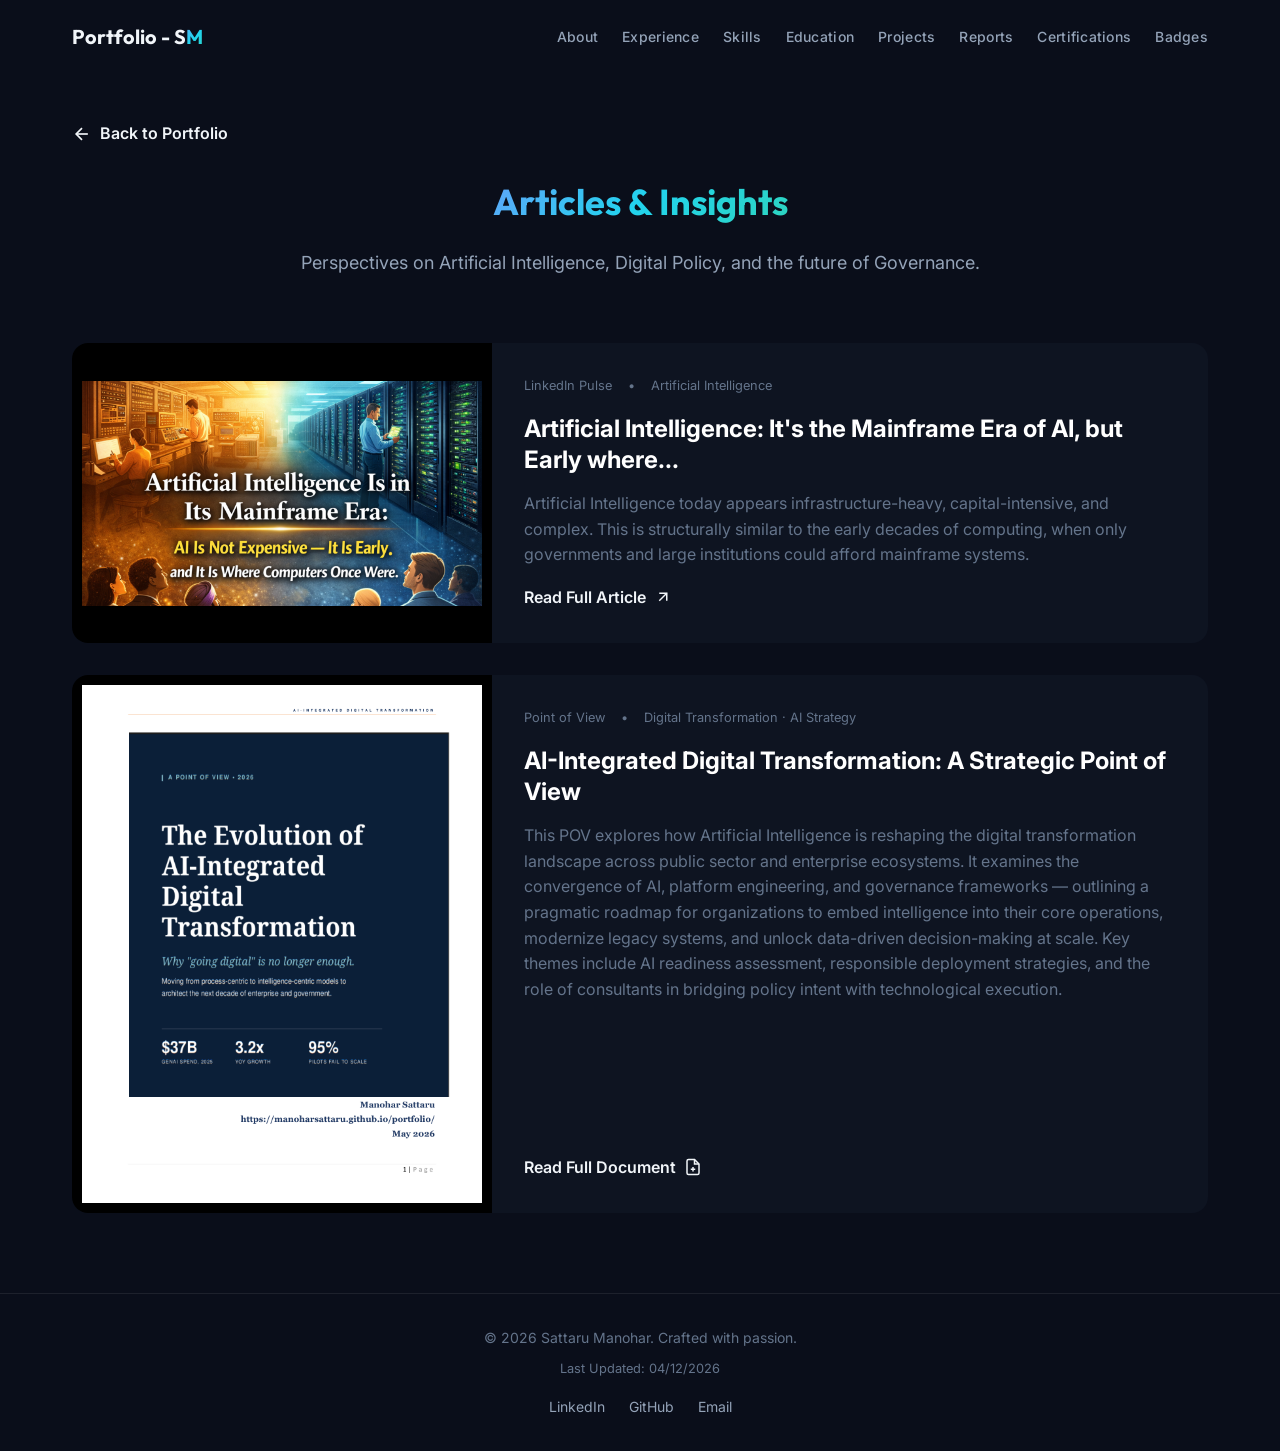
<file: articles.html>
<!DOCTYPE html>
<html lang="en">

<head>
  <meta charset="UTF-8">
  <meta name="viewport" content="width=device-width, initial-scale=1.0">
  <meta name="description" content="Articles and Insights by Sattaru Manohar — Perspectives on AI, Digital Transformation, and Governance.">
  <title>Articles | Sattaru Manohar</title>
  <link rel="stylesheet" href="index.css">
  <style>
    .article-container {
      padding-top: 120px;
      padding-bottom: 80px;
    }

    .article-header {
      margin-bottom: var(--space-2xl);
      text-align: left;
    }

    .article-grid {
      display: grid;
      grid-template-columns: 1fr;
      gap: var(--space-xl);
    }

    .article-card {
      background: var(--bg-card);
      border: 1px solid var(--border-color);
      border-radius: 16px;
      overflow: hidden;
      transition: var(--transition-base);
      display: grid;
      grid-template-columns: 420px 1fr; /* Increased width for landscape images */
      gap: 0;
      cursor: pointer;
      text-decoration: none;
      color: inherit;
    }

    .article-card:hover {
      transform: translateY(-5px);
      border-color: var(--primary-color);
      box-shadow: 0 10px 30px -10px rgba(0, 242, 254, 0.2);
    }

    .article-card-image {
      width: 100%;
      height: 100%;
      background: #000;
      display: flex;
      align-items: center;
      justify-content: center;
      padding: 10px; /* Minimal padding to stay clear of rounded corners */
    }

    .article-card-image img {
      width: 100%;
      height: 100%;
      object-fit: contain; /* Ensures full image is visible */
      transition: transform 0.5s ease;
    }

    .article-card:hover .article-card-image img {
      transform: scale(1.05);
    }

    .article-card-content {
      padding: var(--space-xl);
      display: flex;
      flex-direction: column;
      justify-content: center;
      gap: var(--space-md);
    }

    @media (max-width: 992px) {
      .article-card {
        grid-template-columns: 1fr;
      }
      .article-card-image {
        height: 250px;
        min-height: auto;
      }
    }

    .article-card-meta {
      font-size: 0.8rem;
      color: var(--text-muted);
      display: flex;
      gap: 1rem;
      align-items: center;
    }

    .article-card-title {
      font-size: 1.5rem;
      font-weight: 700;
      color: #fff;
      line-height: 1.3;
    }

    .article-card-excerpt {
      color: var(--text-muted);
      font-size: 1rem;
      line-height: 1.6;
    }

    .article-card-link {
      color: var(--primary-color);
      font-weight: 600;
      display: flex;
      align-items: center;
      gap: 0.5rem;
      margin-top: auto;
    }

    .back-home {
      display: flex;
      align-items: center;
      gap: 0.5rem;
      color: var(--primary-color);
      text-decoration: none;
      font-weight: 600;
      margin-bottom: var(--space-lg);
    }

    .back-home:hover {
      text-decoration: underline;
    }
  </style>
</head>

<body>
  <!-- ========== NAVBAR ========== -->
  <nav class="navbar" id="navbar">
    <div class="container">
      <a href="index.html#hero" class="nav-logo">Portfolio - S<span>M</span></a>
      <ul class="nav-links" id="navLinks">
        <li><a href="index.html#about">About</a></li>
        <li><a href="index.html#experience">Experience</a></li>
        <li><a href="index.html#skills">Skills</a></li>
        <li><a href="index.html#education">Education</a></li>
        <li><a href="index.html#projects">Projects</a></li>
        <li><a href="index.html#documents">Reports</a></li>
        <li><a href="index.html#certifications">Certifications</a></li>
        <li><a href="index.html#badges">Badges</a></li>
      </ul>
    </div>
  </nav>

  <main class="container article-container">
    <a href="index.html" class="back-home">
      <svg width="20" height="20" viewBox="0 0 24 24" fill="none" stroke="currentColor" stroke-width="2">
        <line x1="19" y1="12" x2="5" y2="12" />
        <polyline points="12 19 5 12 12 5" />
      </svg>
      Back to Portfolio
    </a>

    <header class="article-header">
      <h1 class="section-title"><span class="gradient-text">Articles & Insights</span></h1>
      <p class="section-subtitle">Perspectives on Artificial Intelligence, Digital Policy, and the future of Governance.</p>
    </header>

    <div class="article-grid">

      <!-- Article Card 1 -->
      <a href="https://www.linkedin.com/pulse/artificial-intelligence-its-mainframe-era-ai-early-where-manohar-nhyoc/?trackingId=720V563hBEbnwoj8GZIMnA%3D%3D" target="_blank" rel="noopener" class="article-card">
        <div class="article-card-image">
          <img src="data/articles/mainframe_era.png" alt="AI in its Mainframe Era">
        </div>
        <div class="article-card-content">
          <div class="article-card-meta">
            <span>LinkedIn Pulse</span>
            <span>•</span>
            <span>Artificial Intelligence</span>
          </div>
          <h2 class="article-card-title">Artificial Intelligence: It's the Mainframe Era of AI, but Early where...</h2>
          <p class="article-card-excerpt">
            Artificial Intelligence today appears infrastructure-heavy, capital-intensive, and complex. This is structurally similar to the early decades of computing, when only governments and large institutions could afford mainframe systems.
          </p>
          <div class="article-card-link">
            Read Full Article
            <svg width="18" height="18" viewBox="0 0 24 24" fill="none" stroke="currentColor" stroke-width="2">
               <line x1="7" y1="17" x2="17" y2="7" />
               <polyline points="7 7 17 7 17 17" />
            </svg>
          </div>
        </div>
      </a>

      <!-- Article Card 2 — AI-Integrated Digital Transformation POV -->
      <a href="data/articles/AI_integrated_Digital_Transformation_POV.pdf" target="_blank" rel="noopener" class="article-card">
        <div class="article-card-image">
          <img src="data/articles/ai_digital_transformation_cover.png" alt="AI-Integrated Digital Transformation POV">
        </div>
        <div class="article-card-content">
          <div class="article-card-meta">
            <span>Point of View</span>
            <span>•</span>
            <span>Digital Transformation · AI Strategy</span>
          </div>
          <h2 class="article-card-title">AI-Integrated Digital Transformation: A Strategic Point of View</h2>
          <p class="article-card-excerpt">
            This POV explores how Artificial Intelligence is reshaping the digital transformation landscape across public sector and enterprise ecosystems. It examines the convergence of AI, platform engineering, and governance frameworks — outlining a pragmatic roadmap for organizations to embed intelligence into their core operations, modernize legacy systems, and unlock data-driven decision-making at scale. Key themes include AI readiness assessment, responsible deployment strategies, and the role of consultants in bridging policy intent with technological execution.
          </p>
          <div class="article-card-link">
            Read Full Document
            <svg width="18" height="18" viewBox="0 0 24 24" fill="none" stroke="currentColor" stroke-width="2">
              <path d="M14 2H6a2 2 0 0 0-2 2v16a2 2 0 0 0 2 2h12a2 2 0 0 0 2-2V8z" />
              <polyline points="14 2 14 8 20 8" />
              <line x1="12" y1="18" x2="12" y2="12" />
              <line x1="9" y1="15" x2="15" y2="15" />
            </svg>
          </div>
        </div>
      </a>

    </div>
  </main>

  <footer class="footer">
    <div class="container">
      <p>© 2026 Sattaru Manohar. Crafted with passion.</p>
      <p style="font-size: 0.8rem; color: var(--text-muted); margin-top: 0.5rem;">Last Updated: <span id="lastUpdatedDate"></span></p>
      <script>document.getElementById('lastUpdatedDate').textContent = new Date().toLocaleDateString('en-GB', { day: '2-digit', month: '2-digit', year: 'numeric' });</script>
      <div class="footer-links">
        <a href="https://www.linkedin.com/in/sattaru-manohar-856590126/" target="_blank" rel="noopener">LinkedIn</a>
        <a href="https://github.com/Manoharsattaru" target="_blank" rel="noopener">GitHub</a>
        <a href="mailto:Manoharansiddarth@gmail.com">Email</a>
      </div>
    </div>
  </footer>

  <script src="index.js"></script>
</body>

</html>
</file>
<file: index.css>
/* ============================================
   Sattaru Manohar — Portfolio Website
   Design System & Styles
   ============================================ */

/* === Google Fonts === */
@import url('https://fonts.googleapis.com/css2?family=Inter:wght@300;400;500;600;700&family=Outfit:wght@400;500;600;700;800&display=swap');

/* === Design Tokens === */
:root {
  /* Colors */
  --bg-primary: #0a0e1a;
  --bg-secondary: #111827;
  --bg-card: rgba(17, 24, 39, 0.6);
  --bg-card-hover: rgba(30, 41, 59, 0.7);
  --bg-glass: rgba(255, 255, 255, 0.04);
  --bg-glass-hover: rgba(255, 255, 255, 0.08);
  --border-glass: rgba(255, 255, 255, 0.08);
  --border-glass-hover: rgba(255, 255, 255, 0.15);

  --text-primary: #f1f5f9;
  --text-secondary: #94a3b8;
  --text-muted: #64748b;
  --text-accent: #38bdf8;

  --accent-1: #3b82f6;
  --accent-2: #06b6d4;
  --accent-3: #14b8a6;
  --gradient-primary: linear-gradient(135deg, #3b82f6, #06b6d4, #14b8a6);
  --gradient-text: linear-gradient(135deg, #60a5fa, #22d3ee, #2dd4bf);
  --gradient-glow: linear-gradient(135deg, rgba(59, 130, 246, 0.3), rgba(6, 182, 212, 0.3));

  /* Spacing */
  --space-xs: 0.25rem;
  --space-sm: 0.5rem;
  --space-md: 1rem;
  --space-lg: 1.5rem;
  --space-xl: 2rem;
  --space-2xl: 3rem;
  --space-3xl: 4rem;
  --space-4xl: 6rem;

  /* Typography */
  --font-body: 'Inter', -apple-system, BlinkMacSystemFont, sans-serif;
  --font-heading: 'Outfit', 'Inter', sans-serif;
  --text-xs: 0.75rem;
  --text-sm: 0.875rem;
  --text-base: 1rem;
  --text-lg: 1.125rem;
  --text-xl: 1.25rem;
  --text-2xl: 1.5rem;
  --text-3xl: 1.875rem;
  --text-4xl: 2.25rem;
  --text-5xl: 3rem;
  --text-6xl: 3.75rem;

  /* Borders & Radius */
  --radius-sm: 0.375rem;
  --radius-md: 0.75rem;
  --radius-lg: 1rem;
  --radius-xl: 1.5rem;
  --radius-full: 9999px;

  /* Shadows */
  --shadow-sm: 0 1px 3px rgba(0, 0, 0, 0.3);
  --shadow-md: 0 4px 16px rgba(0, 0, 0, 0.3);
  --shadow-lg: 0 8px 32px rgba(0, 0, 0, 0.4);
  --shadow-glow: 0 0 40px rgba(59, 130, 246, 0.15);

  /* Transitions */
  --transition-fast: 0.2s ease;
  --transition-base: 0.3s ease;
  --transition-slow: 0.5s ease;
}

/* === Reset & Base === */
*,
*::before,
*::after {
  margin: 0;
  padding: 0;
  box-sizing: border-box;
}

html {
  scroll-behavior: smooth;
  font-size: 16px;
  overflow-x: hidden;
  max-width: 100vw;
}

body {
  font-family: var(--font-body);
  background: var(--bg-primary);
  color: var(--text-primary);
  line-height: 1.7;
  overflow-x: hidden;
  -webkit-font-smoothing: antialiased;
  -moz-osx-font-smoothing: grayscale;
}

a {
  color: var(--text-accent);
  text-decoration: none;
  transition: color var(--transition-fast);
}

a:hover {
  color: var(--accent-3);
}

img {
  max-width: 100%;
  height: auto;
  display: block;
}

ul,
ol {
  list-style: none;
}

/* === Utility === */
.container {
  width: 100%;
  max-width: 1200px;
  margin: 0 auto;
  padding: 0 var(--space-xl);
}

.gradient-text {
  background: var(--gradient-text);
  -webkit-background-clip: text;
  -webkit-text-fill-color: transparent;
  background-clip: text;
}

.section-title {
  font-family: var(--font-heading);
  font-size: var(--text-4xl);
  font-weight: 700;
  margin-bottom: var(--space-md);
  text-align: center;
}

.section-subtitle {
  color: var(--text-secondary);
  font-size: var(--text-lg);
  text-align: center;
  max-width: 950px;
  white-space: nowrap;
  margin: 0 auto var(--space-3xl);
}

@media (max-width: 768px) {
  .section-subtitle {
    white-space: normal;
  }
}

section {
  padding: var(--space-4xl) 0;
  position: relative;
}

/* Reveal animation base */
.reveal {
  opacity: 0;
  transform: translateY(30px);
  transition: opacity 0.7s ease, transform 0.7s ease;
}

.reveal.active {
  opacity: 1;
  transform: translateY(0);
}

/* === NAVBAR === */
.navbar {
  position: fixed;
  top: 0;
  left: 0;
  right: 0;
  z-index: 1000;
  padding: var(--space-md) 0;
  transition: background var(--transition-base), box-shadow var(--transition-base);
}

.navbar.scrolled {
  background: rgba(10, 14, 26, 0.92);
  backdrop-filter: blur(20px);
  -webkit-backdrop-filter: blur(20px);
  box-shadow: 0 1px 0 var(--border-glass);
}

.navbar .container {
  display: flex;
  justify-content: space-between;
  align-items: center;
}

.nav-logo {
  display: inline-block;
  font-family: var(--font-heading);
  font-size: var(--text-xl);
  font-weight: 700;
  color: var(--text-primary);
  transition: transform 0.3s ease, text-shadow 0.3s ease;
  padding: 0.25rem 0;
  cursor: pointer;
}

.nav-logo:hover {
  transform: translateY(-2px) scale(1.02);
  text-shadow: 0 4px 15px rgba(99, 102, 241, 0.4);
}

.nav-logo span {
  background: var(--gradient-text);
  -webkit-background-clip: text;
  -webkit-text-fill-color: transparent;
  background-clip: text;
  display: inline-block;
  transition: transform 0.4s cubic-bezier(0.175, 0.885, 0.32, 1.275), filter 0.3s ease;
}

.nav-logo:hover span {
  transform: scale(1.1) rotate(2deg);
  filter: brightness(1.2) drop-shadow(0 0 10px rgba(99, 102, 241, 0.6));
}

.nav-links {
  display: flex;
  gap: var(--space-lg);
  align-items: center;
}

.nav-links a {
  color: var(--text-secondary);
  font-size: var(--text-sm);
  font-weight: 500;
  letter-spacing: 0.02em;
  position: relative;
  padding: var(--space-xs) 0;
  transition: color var(--transition-fast);
}

.nav-links a::after {
  content: '';
  position: absolute;
  bottom: -2px;
  left: 0;
  width: 0;
  height: 2px;
  background: var(--gradient-primary);
  transition: width var(--transition-base);
  border-radius: 1px;
}

.nav-links a:hover,
.nav-links a.active {
  color: var(--text-primary);
}

.nav-links a:hover::after,
.nav-links a.active::after {
  width: 100%;
}

.hamburger {
  display: none;
  flex-direction: column;
  gap: 5px;
  cursor: pointer;
  padding: var(--space-sm);
  z-index: 1001;
}

.hamburger span {
  width: 24px;
  height: 2px;
  background: var(--text-primary);
  transition: var(--transition-base);
  border-radius: 2px;
}

.hamburger.active span:nth-child(1) {
  transform: rotate(45deg) translate(5px, 5px);
}

.hamburger.active span:nth-child(2) {
  opacity: 0;
}

.hamburger.active span:nth-child(3) {
  transform: rotate(-45deg) translate(5px, -5px);
}

/* === HERO SECTION === */
#hero {
  padding-top: 140px;
  padding-bottom: 80px;
  display: flex;
  align-items: center;
  position: relative;
  overflow: hidden;
}

.hero-bg {
  position: absolute;
  inset: 0;
  overflow: hidden;
}

.hero-bg::before {
  content: '';
  position: absolute;
  top: -50%;
  left: -50%;
  width: 200%;
  height: 200%;
  background: radial-gradient(ellipse at 30% 20%, rgba(59, 130, 246, 0.08) 0%, transparent 50%),
    radial-gradient(ellipse at 70% 80%, rgba(6, 182, 212, 0.06) 0%, transparent 50%),
    radial-gradient(ellipse at 50% 50%, rgba(20, 184, 166, 0.04) 0%, transparent 60%);
  animation: heroBgShift 15s ease-in-out infinite;
}

@keyframes heroBgShift {

  0%,
  100% {
    transform: translate(0, 0) rotate(0deg);
  }

  33% {
    transform: translate(-2%, 1%) rotate(1deg);
  }

  66% {
    transform: translate(1%, -1%) rotate(-0.5deg);
  }
}

.hero-grid {
  position: absolute;
  inset: 0;
  background-image:
    linear-gradient(rgba(255, 255, 255, 0.02) 1px, transparent 1px),
    linear-gradient(90deg, rgba(255, 255, 255, 0.02) 1px, transparent 1px);
  background-size: 60px 60px;
  mask-image: radial-gradient(ellipse at center, black 30%, transparent 70%);
  -webkit-mask-image: radial-gradient(ellipse at center, black 30%, transparent 70%);
}

.hero-content {
  display: flex;
  align-items: center;
  justify-content: space-between;
  gap: var(--space-3xl);
  position: relative;
  z-index: 1;
}

.hero-text {
  flex: 1;
}

.hero-greeting {
  font-size: var(--text-lg);
  color: var(--text-accent);
  font-weight: 500;
  margin-bottom: var(--space-md);
  letter-spacing: 0.05em;
}

.hero-name {
  font-family: var(--font-heading);
  font-size: var(--text-6xl);
  font-weight: 800;
  line-height: 1.1;
  margin-bottom: var(--space-lg);
}

.hero-tagline {
  font-size: var(--text-xl);
  color: var(--text-secondary);
  margin-bottom: var(--space-xl);
  line-height: 1.6;
}

.hero-tagline .typed-text {
  color: var(--text-accent);
  border-right: 2px solid var(--accent-2);
  padding-right: 4px;
  animation: blink 1s step-end infinite;
}

@keyframes blink {
  50% {
    border-color: transparent;
  }
}

.hero-cta {
  display: flex;
  gap: var(--space-md);
  flex-wrap: wrap;
}

.btn {
  display: inline-flex;
  align-items: center;
  gap: var(--space-sm);
  padding: 0.75rem 1.75rem;
  border-radius: var(--radius-full);
  font-size: var(--text-sm);
  font-weight: 600;
  cursor: pointer;
  border: none;
  transition: all var(--transition-base);
  text-decoration: none;
}

.btn-primary {
  background: var(--gradient-primary);
  color: #fff;
  box-shadow: 0 4px 20px rgba(59, 130, 246, 0.3);
}

.btn-primary:hover {
  transform: translateY(-2px);
  box-shadow: 0 6px 30px rgba(59, 130, 246, 0.45);
  color: #fff;
}

.btn-outline {
  background: transparent;
  color: var(--text-primary);
  border: 1.5px solid var(--border-glass-hover);
}

.btn-outline:hover {
  background: var(--bg-glass-hover);
  border-color: var(--accent-2);
  color: var(--text-primary);
  transform: translateY(-2px);
}

.hero-image {
  flex-shrink: 0;
}

.profile-pic-wrapper {
  position: relative;
  width: 320px;
  height: 320px;
}

.profile-pic-glow {
  position: absolute;
  inset: -4px;
  border-radius: 50%;
  background: var(--gradient-primary);
  opacity: 0.5;
  filter: blur(20px);
  animation: glowPulse 4s ease-in-out infinite;
}

@keyframes glowPulse {

  0%,
  100% {
    opacity: 0.4;
    transform: scale(1);
  }

  50% {
    opacity: 0.7;
    transform: scale(1.05);
  }
}

.profile-pic-border {
  position: absolute;
  inset: 0;
  border-radius: 50%;
  padding: 3px;
  background: var(--gradient-primary);
}

.profile-pic-border img {
  width: 100%;
  height: 100%;
  object-fit: cover;
  border-radius: 50%;
  background: var(--bg-primary);
}

/* === ABOUT SECTION === */
#about {
  background: var(--bg-secondary);
}

.about-content {
  display: block;
}

.about-content::after {
  content: "";
  display: table;
  clear: both;
}

.about-right-panel {
  float: right;
  width: 45%;
  margin-left: var(--space-3xl);
  margin-bottom: var(--space-xl);
  position: relative;
  z-index: 10;
}

.about-text p {
  color: var(--text-secondary);
  font-size: var(--text-base);
  line-height: 1.8;
  margin-bottom: var(--space-lg);
  text-align: justify;
}

.stats-grid {
  display: grid;
  grid-template-columns: 1fr 1fr;
  gap: var(--space-lg);
}

.stat-card {
  background: var(--bg-glass);
  border: 1px solid var(--border-glass);
  border-radius: var(--radius-lg);
  padding: var(--space-xl);
  text-align: center;
  transition: all var(--transition-base);
  backdrop-filter: blur(10px);
  -webkit-backdrop-filter: blur(10px);
}

.stat-card:hover {
  background: var(--bg-glass-hover);
  border-color: var(--border-glass-hover);
  transform: translateY(-4px);
  box-shadow: var(--shadow-glow);
}

.stat-number {
  font-family: var(--font-heading);
  font-size: var(--text-4xl);
  font-weight: 800;
  background: var(--gradient-text);
  -webkit-background-clip: text;
  -webkit-text-fill-color: transparent;
  background-clip: text;
}

.stat-label {
  color: var(--text-secondary);
  font-size: var(--text-sm);
  margin-top: var(--space-xs);
  font-weight: 500;
}

/* === EXPERIENCE SECTION === */
.timeline {
  position: relative;
  max-width: 900px;
  margin: 0 auto;
}

.timeline::before {
  content: '';
  position: absolute;
  left: 50%;
  transform: translateX(-50%);
  width: 2px;
  height: 100%;
  background: linear-gradient(to bottom, var(--accent-1), var(--accent-2), var(--accent-3), transparent);
}

.timeline-item {
  display: flex;
  margin-bottom: var(--space-3xl);
  position: relative;
}

.timeline-item:nth-child(odd) {
  justify-content: flex-start;
  padding-right: calc(50% + 30px);
}

.timeline-item:nth-child(even) {
  justify-content: flex-end;
  padding-left: calc(50% + 30px);
}

.timeline-dot {
  position: absolute;
  left: 50%;
  transform: translateX(-50%);
  width: 16px;
  height: 16px;
  border-radius: 50%;
  background: var(--gradient-primary);
  border: 3px solid var(--bg-primary);
  z-index: 2;
  box-shadow: 0 0 20px rgba(59, 130, 246, 0.4);
}

.timeline-card {
  background: var(--bg-card);
  border: 1px solid var(--border-glass);
  border-radius: var(--radius-lg);
  padding: var(--space-xl);
  transition: all var(--transition-base);
  backdrop-filter: blur(10px);
  -webkit-backdrop-filter: blur(10px);
  width: 100%;
}

.timeline-card:hover {
  background: var(--bg-card-hover);
  border-color: var(--border-glass-hover);
  transform: translateY(-3px);
  box-shadow: var(--shadow-glow);
}

.timeline-date {
  font-size: var(--text-xs);
  color: var(--text-accent);
  font-weight: 600;
  letter-spacing: 0.05em;
  text-transform: uppercase;
  margin-bottom: var(--space-sm);
}

.timeline-company {
  font-family: var(--font-heading);
  font-size: var(--text-xl);
  font-weight: 700;
  color: var(--text-primary);
  margin-bottom: var(--space-xs);
}

.timeline-role {
  font-size: var(--text-sm);
  color: var(--accent-2);
  font-weight: 500;
  margin-bottom: var(--space-md);
}

.timeline-highlights {
  list-style: none;
  max-height: 0;
  opacity: 0;
  overflow: hidden;
  transition: max-height 0.6s ease, opacity 0.6s ease, margin-top 0.4s ease;
}

.timeline-card:hover .timeline-highlights {
  max-height: 1500px;
  /* high enough to fit all content */
  opacity: 1;
  margin-top: var(--space-md);
}

.timeline-highlights li {
  position: relative;
  padding-left: var(--space-lg);
  color: var(--text-secondary);
  font-size: var(--text-sm);
  line-height: 1.7;
  margin-bottom: var(--space-sm);
}

.timeline-highlights li::before {
  content: '▹';
  position: absolute;
  left: 0;
  color: var(--accent-2);
  font-size: var(--text-base);
}

/* === SKILLS SECTION === */
#skills {
  background: var(--bg-secondary);
}

.skills-container {
  display: grid;
  grid-template-columns: repeat(3, 1fr);
  gap: var(--space-xl);
}

.skill-category {
  background: var(--bg-glass);
  border: 1px solid var(--border-glass);
  border-radius: var(--radius-xl);
  padding: var(--space-xl);
  transition: all var(--transition-base);
  backdrop-filter: blur(10px);
  -webkit-backdrop-filter: blur(10px);
}

.skill-category:hover {
  background: var(--bg-glass-hover);
  border-color: var(--border-glass-hover);
  transform: translateY(-4px);
  box-shadow: var(--shadow-glow);
}

.skill-category-icon {
  width: 48px;
  height: 48px;
  border-radius: var(--radius-md);
  background: var(--gradient-primary);
  display: flex;
  align-items: center;
  justify-content: center;
  font-size: var(--text-xl);
  margin-bottom: var(--space-lg);
}

.skill-category h3 {
  font-family: var(--font-heading);
  font-size: var(--text-xl);
  font-weight: 600;
  margin-bottom: var(--space-lg);
  color: var(--text-primary);
}

.skill-tags {
  display: flex;
  flex-wrap: wrap;
  gap: var(--space-sm);
}

.skill-tag {
  background: rgba(59, 130, 246, 0.1);
  border: 1px solid rgba(59, 130, 246, 0.2);
  color: var(--text-accent);
  padding: 0.35rem 0.85rem;
  border-radius: var(--radius-full);
  font-size: var(--text-xs);
  font-weight: 500;
  transition: all var(--transition-fast);
}

.skill-tag:hover {
  background: rgba(59, 130, 246, 0.2);
  border-color: rgba(59, 130, 246, 0.4);
  transform: translateY(-1px);
}

a.skill-tag-link {
  text-decoration: none;
  cursor: pointer;
  background: rgba(20, 184, 166, 0.12);
  border-color: rgba(20, 184, 166, 0.25);
  color: var(--accent-2);
}

a.skill-tag-link:hover {
  background: rgba(20, 184, 166, 0.25);
  border-color: rgba(20, 184, 166, 0.45);
}

.skill-portfolio-link {
  display: inline-block;
  margin-top: var(--space-md);
  font-size: var(--text-xs);
  font-weight: 600;
  color: var(--text-accent);
  text-decoration: none;
  transition: all var(--transition-fast);
}

.skill-portfolio-link:hover {
  color: var(--accent-2);
  transform: translateX(4px);
}

/* === EDUCATION SECTION === */
.education-grid {
  display: grid;
  grid-template-columns: repeat(3, 1fr);
  gap: var(--space-xl);
}

.education-card {
  background: var(--bg-card);
  border: 1px solid var(--border-glass);
  border-radius: var(--radius-xl);
  padding: var(--space-2xl);
  transition: all var(--transition-base);
  backdrop-filter: blur(10px);
  -webkit-backdrop-filter: blur(10px);
  position: relative;
  overflow: hidden;
}

.education-card::before {
  content: '';
  position: absolute;
  top: 0;
  left: 0;
  right: 0;
  height: 3px;
  background: var(--gradient-primary);
}

.education-card:hover {
  background: var(--bg-card-hover);
  border-color: var(--border-glass-hover);
  transform: translateY(-5px);
  box-shadow: var(--shadow-glow);
}

.education-year {
  font-size: var(--text-xs);
  color: var(--text-accent);
  font-weight: 600;
  letter-spacing: 0.08em;
  text-transform: uppercase;
  margin-bottom: var(--space-md);
}

.education-degree {
  font-family: var(--font-heading);
  font-size: var(--text-lg);
  font-weight: 700;
  margin-bottom: var(--space-sm);
  color: var(--text-primary);
}

.education-school {
  color: var(--text-secondary);
  font-size: var(--text-sm);
  line-height: 1.5;
}

.education-detail {
  color: var(--text-muted);
  font-size: var(--text-xs);
  margin-top: var(--space-md);
  font-style: italic;
}

.education-card-featured {
  border-color: rgba(59, 130, 246, 0.3);
  background: rgba(59, 130, 246, 0.04);
}

.education-links {
  display: flex;
  gap: var(--space-md);
  margin-top: var(--space-lg);
  flex-wrap: wrap;
}

.education-link {
  font-size: var(--text-xs);
  font-weight: 600;
  color: var(--text-accent);
  text-decoration: none;
  transition: all var(--transition-fast);
}

.education-link:hover {
  color: var(--accent-2);
  transform: translateX(3px);
}

.subsection-title {
  font-family: var(--font-heading);
  font-size: var(--text-2xl);
  font-weight: 700;
  text-align: center;
  margin-top: var(--space-3xl);
  margin-bottom: var(--space-sm);
  color: var(--text-primary);
}

.academic-projects-grid {
  display: grid;
  grid-template-columns: repeat(3, 1fr);
  gap: var(--space-lg);
  margin-top: var(--space-xl);
}

.academic-project-card {
  background: var(--bg-glass);
  border: 1px solid var(--border-glass);
  border-radius: var(--radius-xl);
  padding: var(--space-xl);
  transition: all var(--transition-base);
  backdrop-filter: blur(10px);
  -webkit-backdrop-filter: blur(10px);
  position: relative;
}

.academic-project-card:hover {
  background: var(--bg-glass-hover);
  border-color: var(--border-glass-hover);
  transform: translateY(-4px);
  box-shadow: var(--shadow-glow);
}

.academic-project-num {
  font-family: var(--font-heading);
  font-size: var(--text-3xl);
  font-weight: 800;
  background: var(--gradient-primary);
  -webkit-background-clip: text;
  -webkit-text-fill-color: transparent;
  background-clip: text;
  opacity: 0.3;
  line-height: 1;
  margin-bottom: var(--space-sm);
}

.academic-project-title {
  font-family: var(--font-heading);
  font-size: var(--text-base);
  font-weight: 700;
  color: var(--text-primary);
  margin-bottom: var(--space-sm);
}

.academic-project-desc {
  font-size: var(--text-xs);
  color: var(--text-secondary);
  line-height: 1.6;
  margin-bottom: var(--space-md);
}

/* === PROJECTS SECTION === */
#projects {
  background: var(--bg-secondary);
}

.projects-grid {
  display: grid;
  grid-template-columns: repeat(auto-fit, minmax(340px, 1fr));
  gap: var(--space-xl);
}

.project-card {
  background: var(--bg-card);
  border: 1px solid var(--border-glass);
  border-radius: var(--radius-xl);
  padding: var(--space-2xl);
  transition: all var(--transition-base);
  backdrop-filter: blur(10px);
  -webkit-backdrop-filter: blur(10px);
  position: relative;
  overflow: hidden;
}

.project-card::after {
  content: '';
  position: absolute;
  inset: 0;
  border-radius: inherit;
  background: var(--gradient-glow);
  opacity: 0;
  transition: opacity var(--transition-base);
  pointer-events: none;
}

.project-card:hover {
  border-color: var(--border-glass-hover);
  transform: translateY(-5px);
  box-shadow: var(--shadow-lg);
}

.project-card:hover::after {
  opacity: 0.1;
}

.project-icon {
  width: 52px;
  height: 52px;
  border-radius: var(--radius-md);
  background: var(--gradient-primary);
  display: flex;
  align-items: center;
  justify-content: center;
  font-size: var(--text-2xl);
  margin-bottom: var(--space-lg);
}

.project-title {
  font-family: var(--font-heading);
  font-size: var(--text-xl);
  font-weight: 700;
  margin-bottom: var(--space-sm);
  color: var(--text-primary);
}

.project-org {
  font-size: var(--text-xs);
  color: var(--text-accent);
  font-weight: 600;
  letter-spacing: 0.03em;
  margin-bottom: var(--space-md);
}

.project-desc {
  color: var(--text-secondary);
  font-size: var(--text-sm);
  line-height: 1.7;
  margin-bottom: var(--space-lg);
}

.project-tags {
  display: flex;
  flex-wrap: wrap;
  gap: var(--space-xs);
}

.project-tags span {
  background: rgba(6, 182, 212, 0.1);
  border: 1px solid rgba(6, 182, 212, 0.15);
  color: var(--accent-2);
  padding: 0.2rem 0.65rem;
  border-radius: var(--radius-full);
  font-size: 0.7rem;
  font-weight: 500;
}

/* === CERTIFICATIONS SECTION === */
.cert-featured {
  background: var(--bg-card);
  border: 1px solid var(--border-glass);
  border-radius: var(--radius-xl);
  padding: var(--space-2xl);
  backdrop-filter: blur(10px);
  -webkit-backdrop-filter: blur(10px);
  position: relative;
  overflow: hidden;
  transition: all var(--transition-base);
  cursor: pointer;
}

.cert-featured:hover {
  background: var(--bg-card-hover);
  border-color: var(--border-glass-hover);
  transform: translateY(-3px);
  box-shadow: var(--shadow-glow);
}

.cert-featured::before {
  content: '';
  position: absolute;
  top: 0;
  left: 0;
  right: 0;
  height: 3px;
  background: var(--gradient-primary);
}

.cert-featured-header {
  display: flex;
  align-items: center;
  gap: var(--space-xl);
  margin-bottom: 0;
  transition: margin-bottom 0.4s ease;
}

.cert-featured:hover .cert-featured-header {
  margin-bottom: var(--space-xl);
}

.cert-featured-badge {
  width: 72px;
  height: 72px;
  border-radius: var(--radius-lg);
  background: var(--gradient-primary);
  display: flex;
  align-items: center;
  justify-content: center;
  font-size: 2rem;
  flex-shrink: 0;
}

.cert-featured-info h3 {
  font-family: var(--font-heading);
  font-size: var(--text-2xl);
  font-weight: 700;
  color: var(--text-primary);
  margin-bottom: var(--space-xs);
}

.cert-featured-info>p {
  color: var(--text-secondary);
  font-size: var(--text-sm);
  margin-bottom: var(--space-md);
}

.cert-featured-links {
  display: flex;
  gap: var(--space-sm);
  flex-wrap: wrap;
}

.cert-skills-row {
  display: grid;
  grid-template-columns: 1fr 1fr;
  gap: var(--space-xl);
  margin-bottom: 0;
  padding: var(--space-lg);
  background: rgba(255, 255, 255, 0.02);
  border-radius: var(--radius-lg);
  border: 1px solid rgba(255, 255, 255, 0.04);
  max-height: 0;
  opacity: 0;
  overflow: hidden;
  padding: 0;
  border-width: 0;
  transition: max-height 0.6s ease, opacity 0.5s ease, margin-bottom 0.4s ease, padding 0.4s ease, border-width 0.4s ease;
}

.cert-featured:hover .cert-skills-row {
  max-height: 500px;
  opacity: 1;
  margin-bottom: var(--space-xl);
  padding: var(--space-lg);
  border-width: 1px;
}

.cert-skills-group h4 {
  font-family: var(--font-heading);
  font-size: var(--text-sm);
  font-weight: 600;
  color: var(--text-accent);
  margin-bottom: var(--space-sm);
  letter-spacing: 0.03em;
  text-transform: uppercase;
}

.cert-courses-grid {
  display: grid;
  grid-template-columns: repeat(auto-fill, minmax(240px, 1fr));
  gap: var(--space-md);
  max-height: 0;
  opacity: 0;
  overflow: hidden;
  transition: max-height 0.6s ease, opacity 0.5s ease, margin-top 0.4s ease;
}

.cert-featured:hover .cert-courses-grid {
  max-height: 3000px;
  opacity: 1;
  margin-top: var(--space-md);
}

/* Expand hint indicator */
.cert-expand-hint {
  text-align: center;
  color: var(--text-muted);
  font-size: var(--text-xs);
  margin-top: var(--space-md);
  opacity: 0.6;
  transition: opacity 0.3s ease;
}

.cert-featured:hover .cert-expand-hint {
  opacity: 0;
}

.cert-course-card {
  background: rgba(255, 255, 255, 0.03);
  border: 1px solid rgba(255, 255, 255, 0.06);
  border-radius: var(--radius-md);
  padding: var(--space-lg);
  transition: all var(--transition-base);
  position: relative;
}

.cert-course-card:hover {
  background: rgba(59, 130, 246, 0.06);
  border-color: rgba(59, 130, 246, 0.15);
  transform: translateY(-2px);
}

.cert-course-num {
  font-family: var(--font-heading);
  font-size: var(--text-xs);
  font-weight: 800;
  color: var(--accent-2);
  opacity: 0.6;
  letter-spacing: 0.08em;
  display: block;
  margin-bottom: var(--space-xs);
}

.cert-course-card h5 {
  font-family: var(--font-heading);
  font-size: var(--text-sm);
  font-weight: 600;
  color: var(--text-primary);
  margin-bottom: var(--space-xs);
  line-height: 1.4;
}

.cert-course-card p {
  color: var(--text-muted);
  font-size: 0.75rem;
  line-height: 1.5;
}

.certs-grid {
  display: grid;
  grid-template-columns: repeat(auto-fit, minmax(300px, 1fr));
  gap: var(--space-xl);
  max-width: 800px;
  margin: 0 auto;
}

.cert-card {
  background: var(--bg-card);
  border: 1px solid var(--border-glass);
  border-radius: var(--radius-xl);
  padding: var(--space-2xl);
  display: flex;
  align-items: center;
  gap: var(--space-lg);
  transition: all var(--transition-base);
  backdrop-filter: blur(10px);
  -webkit-backdrop-filter: blur(10px);
}

.cert-card:hover {
  background: var(--bg-card-hover);
  border-color: var(--border-glass-hover);
  transform: translateY(-3px);
  box-shadow: var(--shadow-glow);
}

.cert-badge {
  width: 56px;
  height: 56px;
  border-radius: var(--radius-md);
  background: var(--gradient-primary);
  display: flex;
  align-items: center;
  justify-content: center;
  font-size: var(--text-2xl);
  flex-shrink: 0;
}

.cert-info h3 {
  font-family: var(--font-heading);
  font-size: var(--text-lg);
  font-weight: 700;
  color: var(--text-primary);
  margin-bottom: var(--space-xs);
}

.cert-info p {
  color: var(--text-secondary);
  font-size: var(--text-sm);
}

.cert-info a {
  font-size: var(--text-xs);
  font-weight: 600;
}

/* === CONTACT SECTION === */
#contact {
  background: var(--bg-secondary);
}

.contact-content {
  display: grid;
  grid-template-columns: 1fr 1fr;
  gap: var(--space-3xl);
  max-width: 900px;
  margin: 0 auto;
}

.contact-info h3 {
  font-family: var(--font-heading);
  font-size: var(--text-2xl);
  font-weight: 700;
  margin-bottom: var(--space-lg);
}

.contact-info p {
  color: var(--text-secondary);
  margin-bottom: var(--space-xl);
  line-height: 1.7;
}

.contact-links {
  display: flex;
  flex-direction: column;
  gap: var(--space-md);
}

.contact-link {
  display: flex;
  align-items: center;
  gap: var(--space-md);
  color: var(--text-secondary);
  transition: color var(--transition-fast);
  font-size: var(--text-sm);
}

.contact-link:hover {
  color: var(--text-accent);
}

.contact-link-icon {
  width: 40px;
  height: 40px;
  border-radius: var(--radius-md);
  background: var(--bg-glass);
  border: 1px solid var(--border-glass);
  display: flex;
  align-items: center;
  justify-content: center;
  font-size: var(--text-lg);
  flex-shrink: 0;
}

.contact-form {
  display: flex;
  flex-direction: column;
  gap: var(--space-md);
}

.form-group {
  position: relative;
}

.form-group input,
.form-group textarea {
  width: 100%;
  background: var(--bg-glass);
  border: 1px solid var(--border-glass);
  border-radius: var(--radius-md);
  padding: 0.85rem 1rem;
  color: var(--text-primary);
  font-family: var(--font-body);
  font-size: var(--text-sm);
  transition: border-color var(--transition-fast);
  outline: none;
}

.form-group input:focus,
.form-group textarea:focus {
  border-color: var(--accent-2);
  box-shadow: 0 0 0 3px rgba(6, 182, 212, 0.1);
}

.form-group input::placeholder,
.form-group textarea::placeholder {
  color: var(--text-muted);
}

.form-group textarea {
  resize: vertical;
  min-height: 120px;
}

/* === FOOTER === */
.footer {
  padding: var(--space-xl) 0;
  border-top: 1px solid var(--border-glass);
  text-align: center;
}

.footer p {
  color: var(--text-muted);
  font-size: var(--text-sm);
}

.footer-links {
  display: flex;
  justify-content: center;
  gap: var(--space-lg);
  margin-top: var(--space-md);
}

.footer-links a {
  color: var(--text-secondary);
  font-size: var(--text-sm);
  transition: color var(--transition-fast);
}

.footer-links a:hover {
  color: var(--text-accent);
}

/* === DOCUMENTS & REPORTS SECTION === */
#documents {
  background: var(--bg-secondary);
}

.doc-filters {
  display: flex;
  flex-wrap: wrap;
  justify-content: center;
  gap: var(--space-sm);
  margin-bottom: var(--space-2xl);
}

.doc-filter-btn {
  background: var(--bg-glass);
  border: 1px solid var(--border-glass);
  color: var(--text-secondary);
  padding: 0.5rem 1.25rem;
  border-radius: var(--radius-full);
  font-size: var(--text-sm);
  font-weight: 500;
  font-family: var(--font-body);
  cursor: pointer;
  transition: all var(--transition-fast);
  backdrop-filter: blur(8px);
  -webkit-backdrop-filter: blur(8px);
}

.doc-filter-btn:hover {
  background: var(--bg-glass-hover);
  border-color: var(--border-glass-hover);
  color: var(--text-primary);
  transform: translateY(-2px);
}

.doc-filter-btn.active {
  background: var(--gradient-primary);
  border-color: transparent;
  color: #fff;
  font-weight: 600;
  box-shadow: 0 4px 15px rgba(59, 130, 246, 0.3);
}

.doc-grid {
  display: grid;
  grid-template-columns: repeat(auto-fill, minmax(300px, 1fr));
  gap: var(--space-lg);
}

.doc-card {
  background: var(--bg-card);
  border: 1px solid var(--border-glass);
  border-radius: var(--radius-lg);
  padding: var(--space-lg);
  transition: all var(--transition-base);
  backdrop-filter: blur(10px);
  -webkit-backdrop-filter: blur(10px);
  position: relative;
  overflow: hidden;
  display: flex;
  flex-direction: column;
}

.doc-card::before {
  content: '';
  position: absolute;
  top: 0;
  left: 0;
  right: 0;
  height: 3px;
  background: var(--gradient-primary);
  opacity: 0;
  transition: opacity var(--transition-base);
}

.doc-card:hover {
  background: var(--bg-card-hover);
  border-color: var(--border-glass-hover);
  transform: translateY(-3px);
  box-shadow: var(--shadow-glow);
}

.doc-card:hover::before {
  opacity: 1;
}

.doc-card.hidden {
  display: none;
}

.doc-card-header {
  display: flex;
  justify-content: space-between;
  align-items: flex-start;
  margin-bottom: var(--space-sm);
}

/* Hide tags in the new compact view since the filter pill handles it */
.doc-card-tags {
  display: none;
}

.doc-type-icon {
  font-size: 1.5rem;
  opacity: 0.8;
  background: rgba(255, 255, 255, 0.05);
  padding: 0.5rem;
  border-radius: var(--radius-md);
}

.doc-card-title {
  font-family: var(--font-heading);
  font-size: 1.1rem;
  font-weight: 600;
  color: var(--text-primary);
  margin-bottom: var(--space-xs);
  line-height: 1.4;
}

/* Hide description by default, show on hover */
.doc-card-desc {
  color: var(--text-secondary);
  font-size: var(--text-sm);
  line-height: 1.6;
  max-height: 0;
  overflow: hidden;
  opacity: 0;
  transition: all 0.3s ease;
  margin-bottom: 0;
}

.doc-card:hover .doc-card-desc {
  max-height: 150px;
  opacity: 1;
  margin-bottom: var(--space-md);
  margin-top: var(--space-sm);
}

.doc-card-actions {
  display: flex;
  gap: var(--space-sm);
  margin-top: auto;
  padding-top: var(--space-sm);
}

.doc-btn {
  display: inline-flex;
  align-items: center;
  gap: 0.35rem;
  padding: 0.45rem 1rem;
  border-radius: var(--radius-md);
  font-size: var(--text-xs);
  font-weight: 600;
  font-family: var(--font-body);
  cursor: pointer;
  transition: all var(--transition-fast);
  text-decoration: none;
  border: none;
}

.doc-btn-preview {
  background: rgba(59, 130, 246, 0.15);
  color: #3b82f6;
  border: 1px solid rgba(59, 130, 246, 0.25);
}

.doc-btn-preview:hover {
  background: rgba(59, 130, 246, 0.25);
  border-color: rgba(59, 130, 246, 0.4);
  transform: translateY(-1px);
}

.doc-btn-download {
  background: rgba(34, 197, 94, 0.12);
  color: #22c55e;
  border: 1px solid rgba(34, 197, 94, 0.2);
}

.doc-btn-download:hover {
  background: rgba(34, 197, 94, 0.22);
  border-color: rgba(34, 197, 94, 0.4);
  transform: translateY(-1px);
}

/* Modals (PDF & Lead Gen) */
.custom-modal {
  display: none;
  position: fixed;
  inset: 0;
  z-index: 10000;
  background: rgba(10, 14, 26, 0.9);
  backdrop-filter: blur(12px);
  -webkit-backdrop-filter: blur(12px);
  align-items: center;
  justify-content: center;
  padding: var(--space-md);
  animation: fadeIn 0.3s ease;
}

.custom-modal.active {
  display: flex;
}

.custom-modal-content {
  position: relative;
  width: 100%;
  max-width: 900px;
  height: 85vh;
  background: var(--bg-card);
  border: 1px solid var(--border-glass);
  border-radius: var(--radius-xl);
  overflow: hidden;
  box-shadow: 0 25px 50px -12px rgba(0, 0, 0, 0.5);
}

.form-modal-content {
  max-width: 500px;
  height: auto;
  max-height: 90vh;
  padding: var(--space-xl);
  overflow-y: auto;
}

.modal-close-btn {
  position: absolute;
  top: 12px;
  right: 12px;
  z-index: 10;
  width: 40px;
  height: 40px;
  border-radius: 50%;
  border: 1px solid var(--border-glass);
  background: rgba(0, 0, 0, 0.7);
  color: var(--text-primary);
  font-size: 1.2rem;
  cursor: pointer;
  display: flex;
  align-items: center;
  justify-content: center;
  transition: all var(--transition-fast);
}

.modal-close-btn:hover {
  background: rgba(239, 68, 68, 0.2);
  border-color: rgba(239, 68, 68, 0.5);
  color: #ef4444;
  transform: scale(1.05);
}

.pdf-iframe-container {
  width: 100%;
  height: 100%;
}

.pdf-iframe-container iframe {
  width: 100%;
  height: 100%;
  border: none;
}

/* Lead Gen Form Styles */
.lead-form-header {
  text-align: center;
  margin-bottom: var(--space-xl);
}

.lead-form-header h3 {
  font-family: var(--font-heading);
  font-size: var(--text-2xl);
  margin-bottom: var(--space-xs);
}

.lead-form-header p {
  color: var(--text-secondary);
  font-size: var(--text-sm);
}

.lead-form .form-group {
  margin-bottom: var(--space-md);
}

.lead-form label {
  display: block;
  font-size: 0.85rem;
  color: var(--text-secondary);
  margin-bottom: 0.4rem;
  font-weight: 500;
}

.lead-form input {
  width: 100%;
  padding: 0.8rem 1rem;
  background: rgba(255, 255, 255, 0.03);
  border: 1px solid var(--border-glass);
  border-radius: var(--radius-md);
  color: var(--text-primary);
  font-family: var(--font-body);
  transition: all var(--transition-fast);
}

.lead-form input:focus {
  outline: none;
  border-color: var(--accent-1);
  background: rgba(255, 255, 255, 0.05);
}

.lead-form-submit {
  width: 100%;
  padding: 1rem;
  margin-top: var(--space-md);
  background: var(--gradient-primary);
  color: white;
  border: none;
  border-radius: var(--radius-md);
  font-family: var(--font-heading);
  font-weight: 600;
  font-size: 1.1rem;
  cursor: pointer;
  transition: transform var(--transition-fast), box-shadow var(--transition-fast);
}

.lead-form-submit:hover:not(:disabled) {
  transform: translateY(-2px);
  box-shadow: var(--shadow-glow);
}

.lead-form-submit:disabled {
  opacity: 0.7;
  cursor: not-allowed;
}

@keyframes fadeIn {
  from {
    opacity: 0;
  }

  to {
    opacity: 1;
  }
}

/* === RESPONSIVE DESIGN === */
@media (max-width: 1024px) {
  .hero-content {
    flex-direction: column-reverse;
    text-align: center;
  }

  .hero-cta {
    justify-content: center;
  }

  .profile-pic-wrapper {
    width: 260px;
    height: 260px;
  }

  .about-content {
    grid-template-columns: 1fr;
  }

  .skills-container {
    grid-template-columns: repeat(2, 1fr);
  }

  .education-grid {
    grid-template-columns: repeat(2, 1fr);
  }
}

@media (max-width: 768px) {
  :root {
    --text-6xl: 2.5rem;
    --text-5xl: 2rem;
    --text-4xl: 1.75rem;
  }

  .nav-links {
    position: fixed;
    top: 0;
    right: -100%;
    width: 280px;
    height: 100vh;
    background: rgba(10, 14, 26, 0.97);
    backdrop-filter: blur(20px);
    -webkit-backdrop-filter: blur(20px);
    flex-direction: column;
    justify-content: center;
    gap: var(--space-xl);
    transition: right var(--transition-base);
    border-left: 1px solid var(--border-glass);
  }

  .nav-links.open {
    right: 0;
  }

  .hamburger {
    display: flex;
  }

  .timeline::before {
    left: 20px;
  }

  .timeline-item:nth-child(odd),
  .timeline-item:nth-child(even) {
    padding-right: 0;
    padding-left: 55px;
    justify-content: flex-start;
  }

  .timeline-dot {
    left: 20px;
  }

  .skills-container {
    grid-template-columns: 1fr;
  }

  .education-grid {
    grid-template-columns: 1fr;
  }

  .contact-content {
    grid-template-columns: 1fr;
  }

  .projects-grid {
    grid-template-columns: 1fr;
  }

  .doc-grid {
    grid-template-columns: 1fr;
  }

  .profile-pic-wrapper {
    width: 220px;
    height: 220px;
  }

  section {
    padding: var(--space-3xl) 0;
  }

  .academic-projects-grid {
    grid-template-columns: repeat(2, 1fr);
  }

  .education-grid {
    grid-template-columns: 1fr;
  }
}

@media (max-width: 480px) {
  :root {
    --text-6xl: 2rem;
    --text-4xl: 1.5rem;
  }

  .container {
    padding: 0 var(--space-md);
  }

  .cert-featured {
    padding: var(--space-lg);
  }

  .cert-featured-header {
    flex-direction: column;
    align-items: flex-start;
    gap: var(--space-md);
  }

  .cert-featured-badge {
    width: 52px;
    height: 52px;
    font-size: 1.5rem;
  }

  .cert-skills-row {
    grid-template-columns: 1fr;
  }

  .cert-courses-grid {
    grid-template-columns: 1fr;
  }

  .pdf-modal-content {
    height: 70vh;
  }

  .academic-projects-grid {
    grid-template-columns: 1fr;
  }

  .stats-grid {
    grid-template-columns: 1fr 1fr;
    gap: var(--space-md);
  }

  .stat-card {
    padding: var(--space-lg);
  }

  .hero-name {
    font-size: var(--text-4xl);
  }
}

/* === SCROLL BAR === */
::-webkit-scrollbar {
  width: 8px;
}

::-webkit-scrollbar-track {
  background: var(--bg-primary);
}

::-webkit-scrollbar-thumb {
  background: var(--bg-card-hover);
  border-radius: 4px;
}

::-webkit-scrollbar-thumb:hover {
  background: var(--text-muted);
}

/* === CHATBOT WIDGET === */
#chatFab {
  position: fixed;
  bottom: 28px;
  right: 28px;
  width: 60px;
  height: 60px;
  border-radius: 50%;
  background: var(--gradient-primary);
  display: flex;
  align-items: center;
  justify-content: center;
  cursor: pointer;
  z-index: 9999;
  box-shadow: 0 6px 30px rgba(59, 130, 246, 0.45);
  transition: all 0.3s cubic-bezier(0.4, 0, 0.2, 1);
  border: none;
}

#chatFab:hover {
  transform: scale(1.1);
  box-shadow: 0 8px 40px rgba(59, 130, 246, 0.6);
}

.chat-fab-icon,
.chat-fab-close {
  display: flex;
  align-items: center;
  justify-content: center;
  color: #fff;
}

/* Persistent Tooltip */
.chatbot-tooltip {
  position: absolute;
  right: 75px;
  background: rgba(20, 25, 45, 0.95);
  color: var(--text-primary);
  padding: 10px 16px;
  border-radius: 12px;
  font-size: 0.85rem;
  font-weight: 500;
  white-space: nowrap;
  border: 1px solid var(--border-glass);
  box-shadow: 0 8px 24px rgba(0, 0, 0, 0.4);
  pointer-events: none;
  opacity: 0;
  transition: all 0.4s cubic-bezier(0.4, 0, 0.2, 1);
  transform: translateY(10px) scale(0.95);
}

.chatbot-tooltip.show-tooltip {
  opacity: 1;
  transform: translateY(0) scale(1);
}

/* Triangle pointer for tooltip */
.chatbot-tooltip::after {
  content: '';
  position: absolute;
  top: 50%;
  right: -6px;
  transform: translateY(-50%);
  border-width: 6px 0 6px 6px;
  border-style: solid;
  border-color: transparent transparent transparent rgba(20, 25, 45, 0.95);
}

/* Hide tooltip when chatbot is open */
#chatPanel.open+#chatFab .chatbot-tooltip,
#chatPanel.open~#chatFab .chatbot-tooltip {
  opacity: 0;
}

.chat-fab-pulse {
  position: absolute;
  inset: -4px;
  border-radius: 50%;
  background: var(--gradient-primary);
  opacity: 0;
  animation: chatFabPulse 3s ease-in-out infinite;
  z-index: -1;
}

@keyframes chatFabPulse {

  0%,
  100% {
    opacity: 0;
    transform: scale(1);
  }

  50% {
    opacity: 0.4;
    transform: scale(1.25);
  }
}

/* Chat Panel */
#chatPanel {
  position: fixed;
  bottom: 100px;
  right: 28px;
  width: 400px;
  max-height: 580px;
  border-radius: var(--radius-xl);
  background: rgba(15, 20, 35, 0.95);
  border: 1px solid var(--border-glass-hover);
  backdrop-filter: blur(24px);
  -webkit-backdrop-filter: blur(24px);
  box-shadow: 0 20px 80px rgba(0, 0, 0, 0.5), 0 0 40px rgba(59, 130, 246, 0.1);
  display: flex;
  flex-direction: column;
  overflow: hidden;
  z-index: 9998;
  opacity: 0;
  transform: translateY(20px) scale(0.95);
  pointer-events: none;
  transition: all 0.35s cubic-bezier(0.4, 0, 0.2, 1);
}

#chatPanel.open {
  opacity: 1;
  transform: translateY(0) scale(1);
  pointer-events: all;
}

/* Chat Header */
.chat-header {
  display: flex;
  align-items: center;
  justify-content: space-between;
  padding: 16px 20px;
  background: rgba(20, 25, 45, 0.9);
  border-bottom: 1px solid var(--border-glass);
}

.chat-header-info {
  display: flex;
  align-items: center;
  gap: 12px;
}

.chat-avatar {
  width: 38px;
  height: 38px;
  border-radius: 50%;
  background: var(--gradient-primary);
  display: flex;
  align-items: center;
  justify-content: center;
  font-size: 0.8rem;
  font-weight: 700;
  color: #fff;
  letter-spacing: 0.5px;
}

.chat-header-name {
  font-family: var(--font-heading);
  font-size: var(--text-sm);
  font-weight: 700;
  color: var(--text-primary);
}

.chat-header-status {
  font-size: 0.7rem;
  color: var(--text-muted);
  display: flex;
  align-items: center;
  gap: 5px;
}

.status-dot {
  width: 6px;
  height: 6px;
  border-radius: 50%;
  background: #22c55e;
  display: inline-block;
  animation: statusPulse 2s ease-in-out infinite;
}

@keyframes statusPulse {

  0%,
  100% {
    opacity: 1;
  }

  50% {
    opacity: 0.4;
  }
}

.chat-close-btn {
  background: none;
  border: none;
  color: var(--text-muted);
  cursor: pointer;
  padding: 4px;
  border-radius: var(--radius-sm);
  transition: all var(--transition-fast);
  display: flex;
  align-items: center;
  justify-content: center;
}

.chat-close-btn:hover {
  color: var(--text-primary);
  background: rgba(255, 255, 255, 0.05);
}

.chat-close-btn:active {
  transform: rotate(180deg);
}

/* Chat Messages */
.chat-messages {
  flex: 1;
  overflow-y: auto;
  padding: 16px;
  display: flex;
  flex-direction: column;
  gap: 14px;
  min-height: 280px;
  max-height: 340px;
}

.chat-messages::-webkit-scrollbar {
  width: 4px;
}

.chat-messages::-webkit-scrollbar-thumb {
  background: rgba(255, 255, 255, 0.1);
  border-radius: 2px;
}

.chat-message {
  display: flex;
  gap: 10px;
  animation: messageSlideIn 0.3s cubic-bezier(0.4, 0, 0.2, 1);
}

@keyframes messageSlideIn {
  from {
    opacity: 0;
    transform: translateY(10px);
  }

  to {
    opacity: 1;
    transform: translateY(0);
  }
}

.chat-message.user {
  justify-content: flex-end;
}

.chat-message-avatar {
  width: 30px;
  height: 30px;
  border-radius: 50%;
  background: var(--gradient-primary);
  display: flex;
  align-items: center;
  justify-content: center;
  font-size: 0.65rem;
  font-weight: 700;
  color: #fff;
  flex-shrink: 0;
  margin-top: 2px;
}

.chat-message-bubble {
  max-width: 75%;
  padding: 10px 14px;
  border-radius: 14px;
  font-size: 0.82rem;
  line-height: 1.6;
  word-wrap: break-word;
}

.chat-message.bot .chat-message-bubble {
  background: rgba(255, 255, 255, 0.06);
  border: 1px solid rgba(255, 255, 255, 0.08);
  color: var(--text-secondary);
  border-top-left-radius: 4px;
}

.chat-message.bot .chat-message-bubble strong {
  color: var(--text-primary);
}

.chat-message.bot .chat-message-bubble a {
  color: var(--text-accent);
  text-decoration: underline;
  text-decoration-style: dotted;
  text-underline-offset: 2px;
}

.chat-message.bot .chat-message-bubble a:hover {
  text-decoration-style: solid;
}

.chat-message.user .chat-message-bubble {
  background: var(--gradient-primary);
  color: #fff;
  border-top-right-radius: 4px;
}

/* Typing Indicator */
.typing-dots {
  display: flex;
  gap: 4px;
  padding: 4px 0;
}

.typing-dots span {
  width: 7px;
  height: 7px;
  border-radius: 50%;
  background: var(--text-muted);
  animation: typingBounce 1.4s ease-in-out infinite;
}

.typing-dots span:nth-child(2) {
  animation-delay: 0.2s;
}

.typing-dots span:nth-child(3) {
  animation-delay: 0.4s;
}

@keyframes typingBounce {

  0%,
  60%,
  100% {
    transform: translateY(0);
    opacity: 0.4;
  }

  30% {
    transform: translateY(-6px);
    opacity: 1;
  }
}

/* Chat Input Area */
.chat-input-area {
  border-top: 1px solid var(--border-glass);
  background: rgba(15, 20, 35, 0.6);
}

.chat-suggestions {
  display: flex;
  gap: 6px;
  padding: 10px 14px 0;
  flex-wrap: wrap;
}

.chat-suggestion-btn {
  background: rgba(59, 130, 246, 0.1);
  border: 1px solid rgba(59, 130, 246, 0.2);
  color: var(--text-accent);
  padding: 5px 12px;
  border-radius: var(--radius-full);
  font-size: 0.7rem;
  font-weight: 500;
  cursor: pointer;
  transition: all var(--transition-fast);
  white-space: nowrap;
}

.chat-suggestion-btn:hover {
  background: rgba(59, 130, 246, 0.2);
  border-color: rgba(59, 130, 246, 0.4);
  transform: translateY(-1px);
}

.chat-input-form {
  display: flex;
  align-items: center;
  gap: 8px;
  padding: 12px 14px;
}

.chat-input-form input {
  flex: 1;
  background: rgba(255, 255, 255, 0.05);
  border: 1px solid rgba(255, 255, 255, 0.08);
  border-radius: var(--radius-full);
  padding: 10px 14px;
  color: var(--text-primary);
  font-family: var(--font-body);
  font-size: 0.82rem;
  outline: none;
  transition: border-color var(--transition-fast);
}

.chat-input-form input:focus {
  border-color: rgba(59, 130, 246, 0.4);
  box-shadow: 0 0 0 3px rgba(59, 130, 246, 0.08);
}

.chat-input-form input::placeholder {
  color: var(--text-muted);
}

#chatSendBtn {
  width: 38px;
  height: 38px;
  border-radius: 50%;
  background: var(--gradient-primary);
  border: none;
  color: #fff;
  cursor: pointer;
  display: flex;
  align-items: center;
  justify-content: center;
  flex-shrink: 0;
  transition: all var(--transition-fast);
}

#chatSendBtn:hover {
  transform: scale(1.08);
  box-shadow: 0 4px 16px rgba(59, 130, 246, 0.4);
}

/* Chat Disclaimer */
.chat-disclaimer {
  font-size: 0.6rem;
  color: var(--text-muted);
  text-align: center;
  padding: 6px 14px 10px;
  opacity: 0.6;
}

/* Chatbot Responsive */
@media (max-width: 480px) {
  #chatPanel {
    width: calc(100vw - 20px);
    right: 10px;
    bottom: 80px;
    max-height: 70vh;
  }

  #chatFab {
    bottom: 16px;
    right: 16px;
    width: 52px;
    height: 52px;
  }

  .chatbot-tooltip {
    display: block;
    right: 12px;
    bottom: 75px;
    font-size: 0.75rem;
    padding: 8px 12px;
  }

  .chatbot-tooltip::after {
    top: auto;
    bottom: -6px;
    right: 20px;
    transform: none;
    border-width: 6px 6px 0 6px;
    border-color: rgba(20, 25, 45, 0.95) transparent transparent transparent;
  }

  .chat-message-bubble {
    max-width: 85%;
  }
}

/* === TOAST NOTIFICATIONS === */
#toast-container {
  position: fixed;
  bottom: 30px;
  left: 50%;
  transform: translateX(-50%);
  z-index: 10001;
  display: flex;
  flex-direction: column;
  gap: 10px;
  pointer-events: none;
}

.toast {
  display: flex;
  align-items: center;
  gap: 10px;
  padding: 14px 24px;
  border-radius: var(--radius-full);
  font-size: var(--text-sm);
  font-weight: 500;
  color: #fff;
  backdrop-filter: blur(16px);
  -webkit-backdrop-filter: blur(16px);
  box-shadow: 0 8px 32px rgba(0, 0, 0, 0.4);
  pointer-events: all;
  opacity: 0;
  transform: translateY(20px) scale(0.95);
  transition: all 0.4s cubic-bezier(0.4, 0, 0.2, 1);
  white-space: nowrap;
}

.toast-show {
  opacity: 1;
  transform: translateY(0) scale(1);
}

.toast-hide {
  opacity: 0;
  transform: translateY(20px) scale(0.95);
}

.toast-success {
  background: rgba(16, 185, 129, 0.9);
  border: 1px solid rgba(52, 211, 153, 0.4);
}

.toast-error {
  background: rgba(239, 68, 68, 0.9);
  border: 1px solid rgba(248, 113, 113, 0.4);
}

.toast-icon {
  font-size: 1.1rem;
  font-weight: 700;
  flex-shrink: 0;
}

.toast-message {
  line-height: 1.4;
}

/* === BUTTON LOADING SPINNER === */
.btn-spinner {
  display: inline-block;
  width: 16px;
  height: 16px;
  border: 2px solid rgba(255, 255, 255, 0.3);
  border-top-color: #fff;
  border-radius: 50%;
  animation: btnSpin 0.6s linear infinite;
  vertical-align: middle;
}

@keyframes btnSpin {
  to {
    transform: rotate(360deg);
  }
}

.btn-loading {
  opacity: 0.8;
}

@media (max-width: 480px) {
  #toast-container {
    left: 10px;
    right: 10px;
    transform: none;
  }

  .toast {
    white-space: normal;
  }
}

/* === AVAILABILITY BANNER === */
.availability-banner {
  background: rgba(14, 165, 233, 0.1);
  border-bottom: 1px solid rgba(14, 165, 233, 0.2);
  color: var(--text-primary);
  text-align: center;
  padding: var(--space-sm) var(--space-md);
  position: relative;
  z-index: 1002;
  font-size: var(--text-sm);
  font-weight: 500;
  display: flex;
  justify-content: center;
  align-items: center;
}

.availability-banner-content {
  display: inline-flex;
  align-items: center;
  gap: var(--space-sm);
  animation: gentle-blink 3s infinite;
}

.pulse-dot {
  width: 8px;
  height: 8px;
  background-color: #10b981;
  /* green success color */
  border-radius: 50%;
  display: inline-block;
  box-shadow: 0 0 8px #10b981;
  animation: pulse 2s infinite;
}

@keyframes pulse {
  0% {
    transform: scale(0.95);
    box-shadow: 0 0 0 0 rgba(16, 185, 129, 0.7);
  }

  70% {
    transform: scale(1);
    box-shadow: 0 0 0 6px rgba(16, 185, 129, 0);
  }

  100% {
    transform: scale(0.95);
    box-shadow: 0 0 0 0 rgba(16, 185, 129, 0);
  }
}

@keyframes gentle-blink {

  0%,
  100% {
    opacity: 1;
  }

  50% {
    opacity: 0.7;
  }
}

/* =============================================
   HERO — Centered Layout (Task 1 & 3)
   ============================================= */

.hero-content-centered {
  width: 100%;
  max-width: 800px;
  margin: 0 auto;
  padding: 0 var(--space-xl);
  position: relative;
  z-index: 1;
  display: flex;
  flex-direction: column;
  justify-content: center;
  align-items: center;
  text-align: center;
}

.hero-content-centered .hero-text {
  width: 100%;
  text-align: center;
  margin-top: var(--space-xl);
}

.hero-content-centered .hero-cta-row {
  justify-content: center;
}

#heroProfileImage {
  transition: opacity 0.3s ease-in-out;
}

.opportunity-card {
  background: var(--bg-card);
  border: 1px solid var(--border-glass);
  border-radius: var(--radius-xl);
  padding: var(--space-xl);
  position: relative;
  overflow: hidden;
  backdrop-filter: blur(12px);
  -webkit-backdrop-filter: blur(12px);
  box-shadow: var(--shadow-lg);
  display: flex;
  flex-direction: column;
  gap: var(--space-md);
}

.opportunity-card::before {
  content: '';
  position: absolute;
  top: 0;
  left: 0;
  right: 0;
  height: 4px;
  background: var(--gradient-primary);
}

.opportunity-card-header {
  display: flex;
  align-items: center;
  gap: var(--space-sm);
  padding-bottom: var(--space-sm);
  border-bottom: 1px solid var(--border-glass);
}

.opportunity-status {
  font-weight: 600;
  color: #10b981;
  font-size: var(--text-sm);
  letter-spacing: 0.02em;
}

.opportunity-card-body {
  color: var(--text-secondary);
  font-size: var(--text-sm);
  line-height: 1.6;
  text-align: justify;
}

.opportunity-card-body strong {
  color: var(--text-primary);
}

.opportunity-cv-btn {
  margin-top: var(--space-sm);
  align-self: flex-start;
  padding: 0.6rem 1.2rem;
  font-size: var(--text-sm);
}

@media (max-width: 992px) {
  .about-right-panel {
    float: none;
    width: 100%;
    margin-left: 0;
    margin-top: var(--space-2xl);
    margin-bottom: var(--space-2xl);
  }
}

/* =============================================
   REPORTS — Dropdown Cards (Task 7)
   ============================================= */

.doc-dropdown-card {
  display: flex;
  flex-direction: column;
  padding: 0;
  overflow: hidden;
}

.doc-dropdown-header {
  padding: var(--space-lg);
  display: flex;
  justify-content: space-between;
  align-items: center;
  cursor: pointer;
  user-select: none;
  background: transparent;
  transition: background var(--transition-fast);
}

.doc-dropdown-header:hover {
  background: var(--bg-glass-hover);
}

.doc-dropdown-title-row {
  display: flex;
  align-items: flex-start;
  gap: var(--space-md);
}

.doc-dropdown-arrow {
  color: var(--text-accent);
  transition: transform var(--transition-base);
  font-size: var(--text-lg);
}

.doc-dropdown-card.expanded .doc-dropdown-arrow {
  transform: rotate(-180deg);
}

.doc-dropdown-body {
  max-height: 0;
  overflow: hidden;
  transition: max-height var(--transition-base) cubic-bezier(0.4, 0, 0.2, 1);
  background: rgba(0, 0, 0, 0.15);
  border-top: 1px solid transparent;
}

.doc-dropdown-card.expanded .doc-dropdown-body {
  border-top-color: var(--border-glass);
  /* The max-height will be set dynamically via JS, but we provide a fallback for simple toggle */
}

.doc-sub-item {
  padding: var(--space-md) var(--space-lg);
  border-bottom: 1px solid var(--border-glass);
  display: flex;
  flex-direction: column;
  gap: var(--space-sm);
}

.doc-sub-item:last-child {
  border-bottom: none;
}

.doc-sub-label {
  color: var(--text-primary);
  font-weight: 500;
  font-size: var(--text-sm);
}

.doc-sub-item .doc-card-actions {
  margin-top: 0;
  padding-left: var(--space-lg);
}

/* =============================================
   BADGES SECTION
   ============================================= */

.badges-grid {
  display: grid;
  grid-template-columns: repeat(3, 1fr);
  gap: var(--space-lg);
  align-items: stretch;
}

.badge-card {
  background: var(--bg-card);
  border: 1px solid var(--border-glass);
  border-radius: var(--radius-lg);
  padding: var(--space-md);
  box-shadow: var(--shadow-md);
  transition: transform var(--transition-base), box-shadow var(--transition-base), background var(--transition-base);
  display: flex;
  flex-direction: column;
  align-items: center;
  text-align: center;
  backdrop-filter: blur(8px);
  -webkit-backdrop-filter: blur(8px);
}

.badge-card:hover {
  transform: translateY(-5px);
  box-shadow: 0 10px 25px rgba(59, 130, 246, 0.15);
  background: var(--bg-card-hover);
  border-color: rgba(59, 130, 246, 0.3);
}

.badge-img {
  width: 100px;
  height: 100px;
  object-fit: contain;
  margin-bottom: var(--space-sm);
  transition: transform var(--transition-base);
}

.badge-card:hover .badge-img {
  transform: scale(1.05);
}

.badge-info h4 {
  font-size: var(--text-sm);
  color: var(--text-primary);
  margin-bottom: 4px;
  font-weight: 600;
  line-height: 1.3;
}

.badge-info p {
  font-size: var(--text-xs);
  color: var(--text-muted);
  font-weight: 500;
}

@media (max-width: 1024px) {
  .badges-grid {
    grid-template-columns: repeat(2, 1fr);
  }
}

@media (max-width: 768px) {
  .badges-grid {
    grid-template-columns: 1fr;
    gap: var(--space-md);
  }
}
</file>
